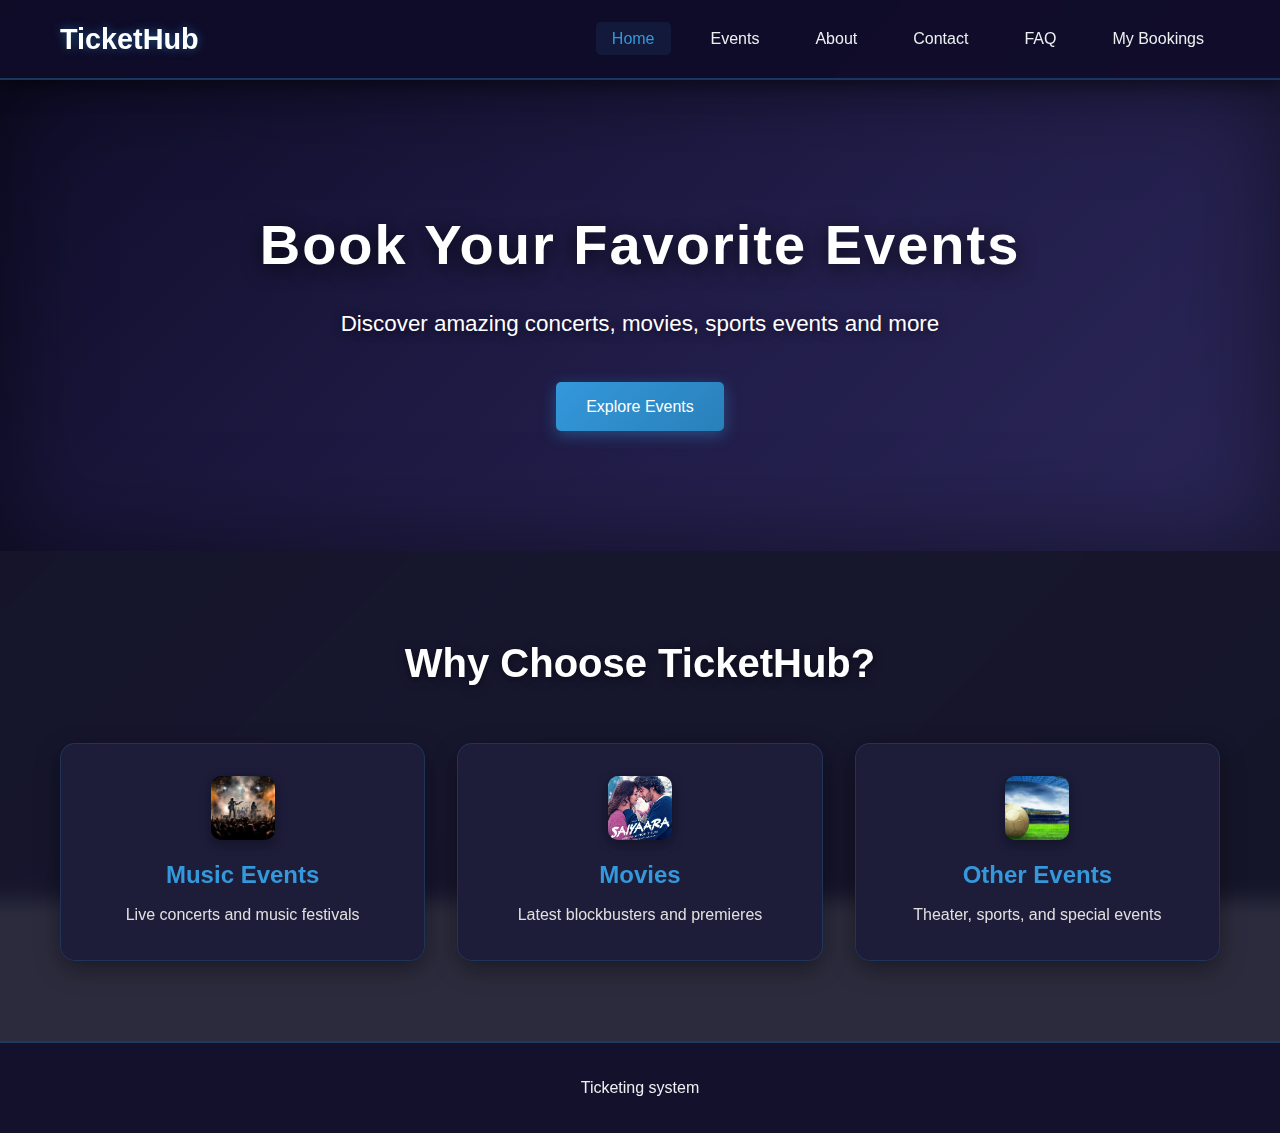
<file: index.html>
<!DOCTYPE html>
<html lang="en">
<head>
    <meta charset="UTF-8">
    <meta name="viewport" content="width=device-width, initial-scale=1.0">
    <title>TicketHub - Book Your Events</title>
    <link rel="stylesheet" href="styles.css">
</head>
<body>
    <nav class="navbar">
        <div class="container">
            <a href="index.html" style="text-decoration: none;"><div class="logo">TicketHub</div></a>
            <ul class="nav-links">
                <li><a href="index.html" class="active">Home</a></li>
                <li><a href="events.html">Events</a></li>
                <li><a href="about.html">About</a></li>
                <li><a href="contact.html">Contact</a></li>
                <li><a href="faq.html">FAQ</a></li>
                <li><a href="my-bookings.html">My Bookings</a></li>
            </ul>
        </div>
    </nav>

    <section class="hero">
        <div class="container">
            <h1>Book Your Favorite Events</h1>
            <p>Discover amazing concerts, movies, sports events and more</p>
            <a href="events.html" class="btn btn-primary">Explore Events</a>
        </div>
    </section>

    <section class="features">
        <div class="container">
            <h2>Why Choose TicketHub?</h2>
            <div class="features-grid">
                <div class="feature-card">
                    <div class="feature-icon"><img src="assets/rock-concert.jpg" alt="Music Events"></div>
                    <h3>Music Events</h3>
                    <p>Live concerts and music festivals</p>
                </div>
                <div class="feature-card">
                    <div class="feature-icon"><img src="assets/movie-saiyaara.jpg" alt="Movies"></div>
                    <h3>Movies</h3>
                    <p>Latest blockbusters and premieres</p>
                </div>
                <div class="feature-card">
                    <div class="feature-icon"><img src="assets/soccer-stadium.jpg" alt="Other Events"></div>
                    <h3>Other Events</h3>
                    <p>Theater, sports, and special events</p>
                </div>
            </div>
        </div>
    </section>

    <footer class="footer">
        <div class="container">
            <p>Ticketing system</p>
        </div>
    </footer>
</body>
</html>
</file>
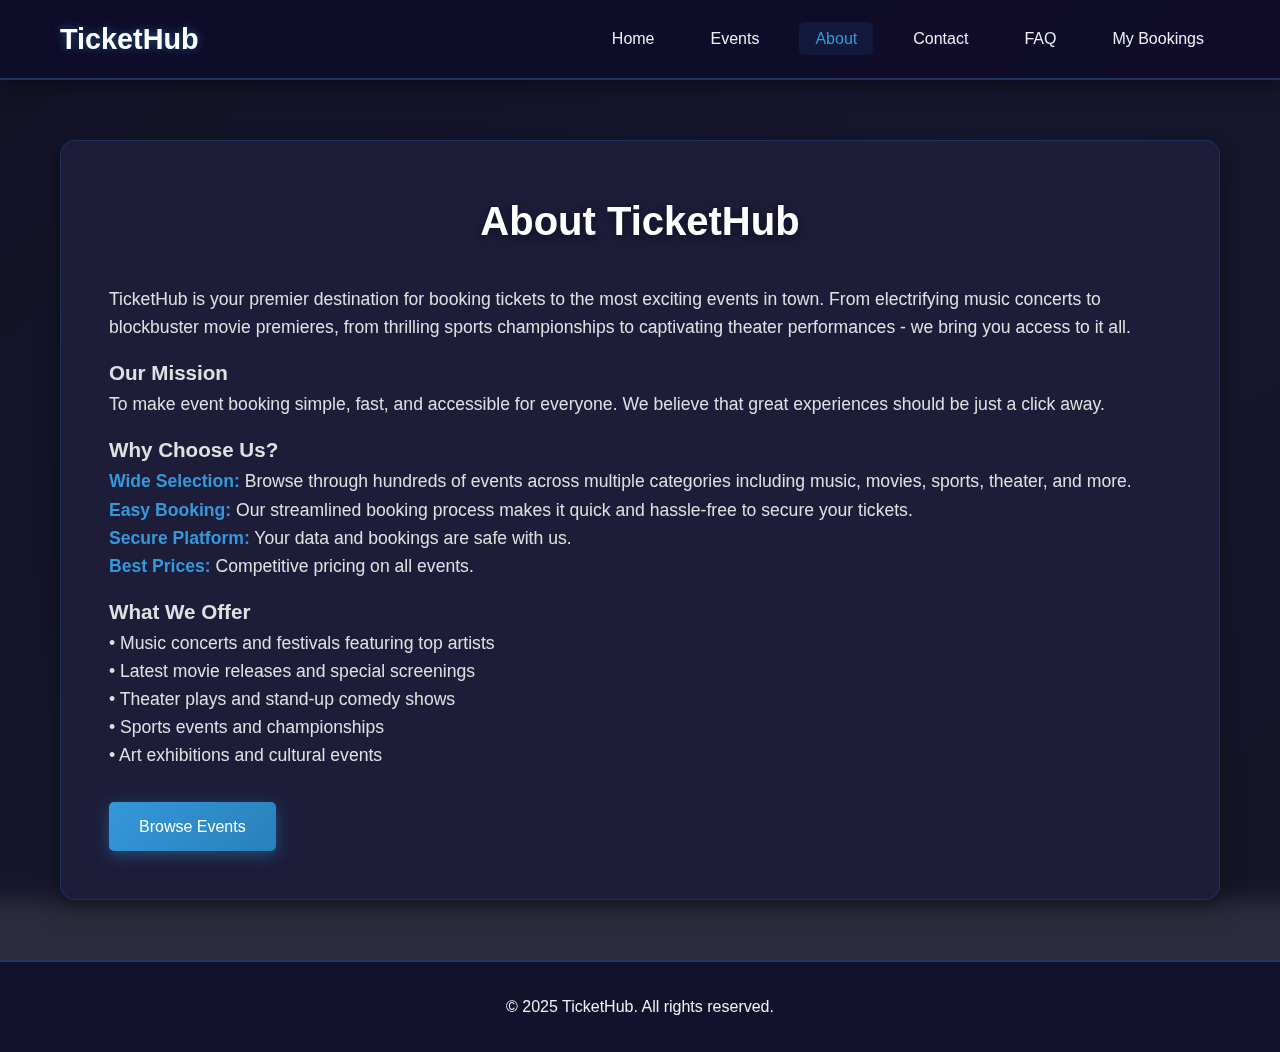
<file: about.html>
<!DOCTYPE html>
<html lang="en">
<head>
    <meta charset="UTF-8">
    <meta name="viewport" content="width=device-width, initial-scale=1.0">
    <title>About Us - TicketHub</title>
    <link rel="stylesheet" href="styles.css">
</head>
<body>
    <nav class="navbar">
        <div class="container">
            <a href="index.html" style="text-decoration: none;"><div class="logo">TicketHub</div></a>
            <ul class="nav-links">
                <li><a href="index.html">Home</a></li>
                <li><a href="events.html">Events</a></li>
                <li><a href="about.html" class="active">About</a></li>
                <li><a href="contact.html">Contact</a></li>
                <li><a href="faq.html">FAQ</a></li>
                <li><a href="my-bookings.html">My Bookings</a></li>
            </ul>
        </div>
    </nav>

    <section class="events-section">
        <div class="container">
            <div class="details-card">
                <h1>About TicketHub</h1>
                <div class="details-info">
                    <div class="info-item">
                        <p>TicketHub is your premier destination for booking tickets to the most exciting events in town. From electrifying music concerts to blockbuster movie premieres, from thrilling sports championships to captivating theater performances - we bring you access to it all.</p>
                    </div>
                    <div class="info-item">
                        <h3>Our Mission</h3>
                        <p>To make event booking simple, fast, and accessible for everyone. We believe that great experiences should be just a click away.</p>
                    </div>
                    <div class="info-item">
                        <h3>Why Choose Us?</h3>
                        <p><strong>Wide Selection:</strong> Browse through hundreds of events across multiple categories including music, movies, sports, theater, and more.</p>
                        <p><strong>Easy Booking:</strong> Our streamlined booking process makes it quick and hassle-free to secure your tickets.</p>
                        <p><strong>Secure Platform:</strong> Your data and bookings are safe with us.</p>
                        <p><strong>Best Prices:</strong> Competitive pricing on all events.</p>
                    </div>
                    <div class="info-item">
                        <h3>What We Offer</h3>
                        <p>• Music concerts and festivals featuring top artists</p>
                        <p>• Latest movie releases and special screenings</p>
                        <p>• Theater plays and stand-up comedy shows</p>
                        <p>• Sports events and championships</p>
                        <p>• Art exhibitions and cultural events</p>
                    </div>
                </div>
                <a href="events.html" class="btn btn-primary">Browse Events</a>
            </div>
        </div>
    </section>

    <footer class="footer">
        <div class="container">
            <p>&copy; 2025 TicketHub. All rights reserved.</p>
        </div>
    </footer>
</body>
</html>
</file>
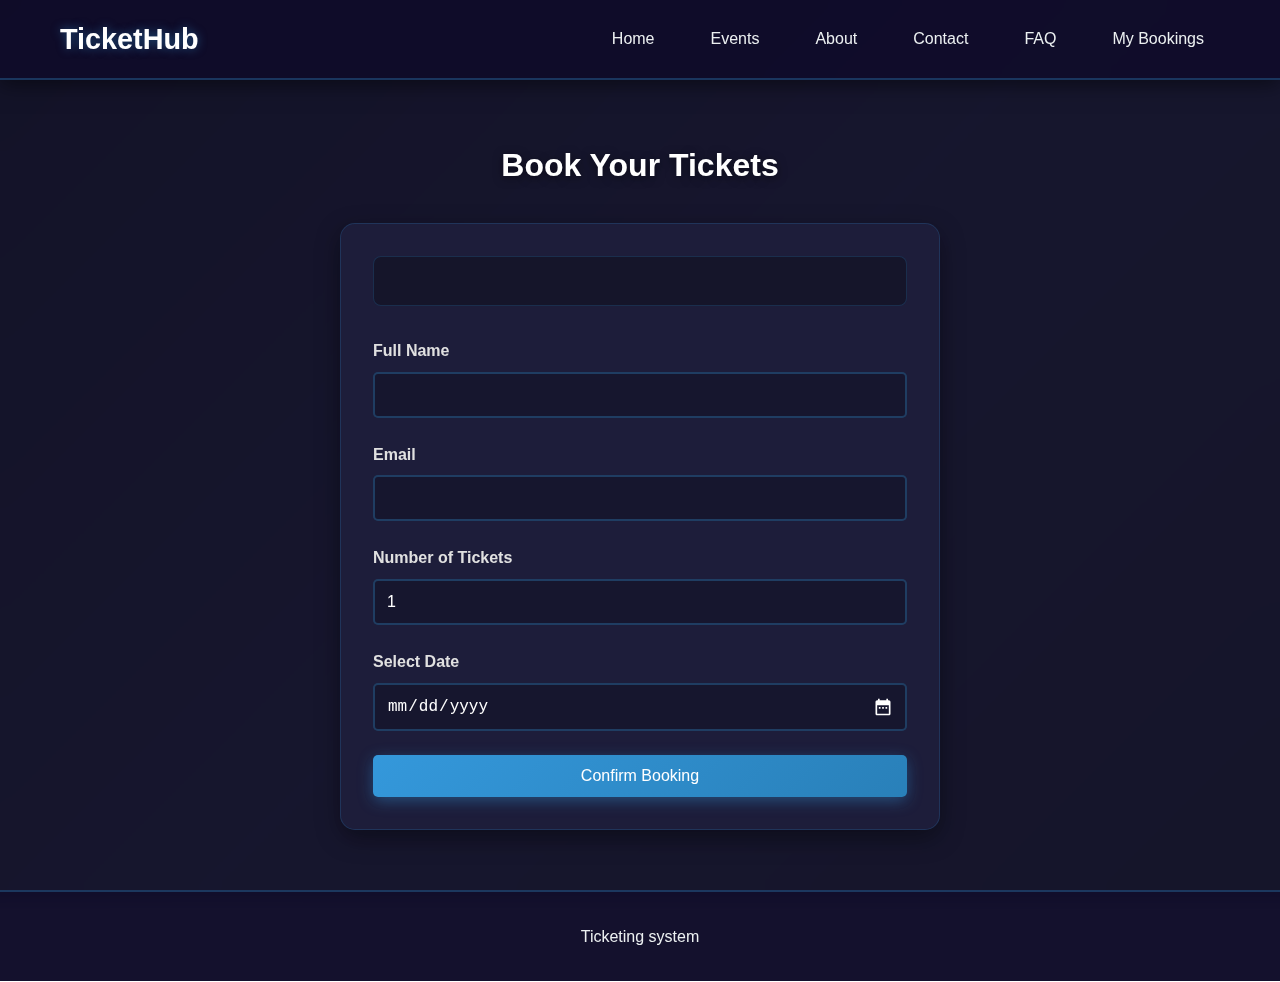
<file: booking.html>
<!DOCTYPE html>
<html lang="en">
<head>
    <meta charset="UTF-8">
    <meta name="viewport" content="width=device-width, initial-scale=1.0">
    <title>Book Tickets - TicketHub</title>
    <link rel="stylesheet" href="styles.css">
</head>
<body>
    <nav class="navbar">
        <div class="container">
            <a href="index.html" style="text-decoration: none;"><div class="logo">TicketHub</div></a>
            <ul class="nav-links">
                <li><a href="index.html">Home</a></li>
                <li><a href="events.html">Events</a></li>
                <li><a href="about.html">About</a></li>
                <li><a href="contact.html">Contact</a></li>
                <li><a href="faq.html">FAQ</a></li>
                <li><a href="my-bookings.html">My Bookings</a></li>
            </ul>
        </div>
    </nav>

    <section class="booking-section">
        <div class="container">
            <h1>Book Your Tickets</h1>
            
            <div class="booking-card">
                <div class="event-summary" id="eventSummary">
                </div>

                <form class="booking-form" id="bookingForm">
                    <div class="form-group">
                        <label for="name">Full Name</label>
                        <input type="text" id="name" required>
                    </div>

                    <div class="form-group">
                        <label for="email">Email</label>
                        <input type="email" id="email" required>
                    </div>

                    <div class="form-group">
                        <label for="tickets">Number of Tickets</label>
                        <input type="number" id="tickets" min="1" max="10" value="1" required>
                    </div>

                    <div class="form-group date-input-container">
                        <label for="date">Select Date</label>
                        <div class="input-with-icon">
                            <input type="date" id="date" required>
                            <span class="custom-calendar-icon"></span>
                        </div>
                    </div>

                    <button type="submit" class="btn btn-primary">Confirm Booking</button>
                </form>
            </div>
        </div>
    </section>

    <footer class="footer">
        <div class="container">
            <p>Ticketing system</p>
        </div>
    </footer>

    <script src="script.js"></script>
</body>
</html>
</file>
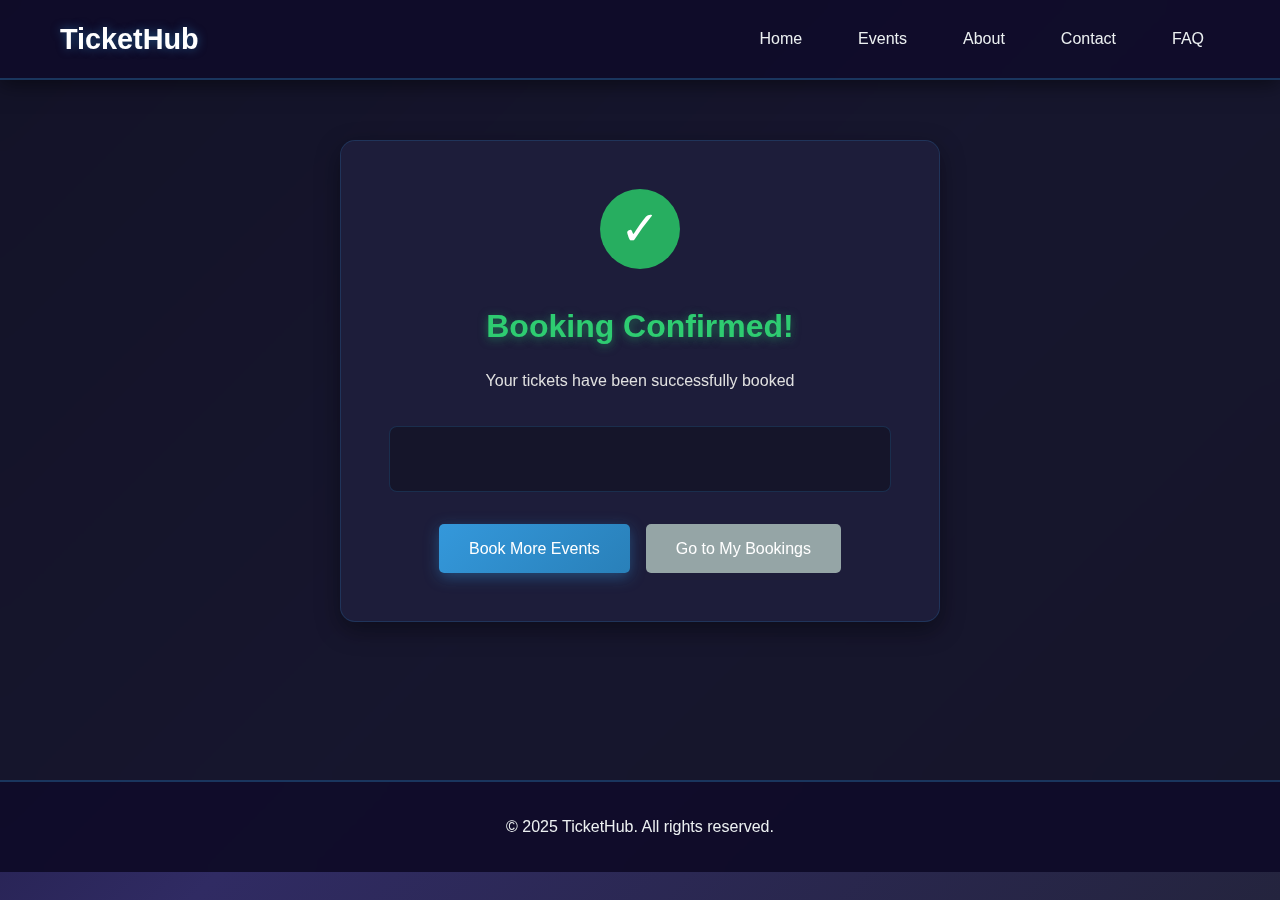
<file: confirmation.html>
<!DOCTYPE html>
<html lang="en">
<head>
    <meta charset="UTF-8">
    <meta name="viewport" content="width=device-width, initial-scale=1.0">
    <title>Booking Confirmed - TicketHub</title>
    <link rel="stylesheet" href="styles.css">
</head>
<body>
    <nav class="navbar">
        <div class="container">
            <a href="index.html" style="text-decoration: none;"><div class="logo">TicketHub</div></a>
            <ul class="nav-links">
                <li><a href="index.html">Home</a></li>
                <li><a href="events.html">Events</a></li>
                <li><a href="about.html">About</a></li>
                <li><a href="contact.html">Contact</a></li>
                <li><a href="faq.html">FAQ</a></li>
            </ul>
        </div>
    </nav>

    <section class="confirmation-section">
        <div class="container">
            <div class="confirmation-card">
                <div class="success-icon">✓</div>
                <h1>Booking Confirmed!</h1>
                <p>Your tickets have been successfully booked</p>
                
                <div class="booking-summary" id="bookingSummary"></div>

                <div class="action-buttons">
               
                    <a href="events.html" class="btn btn-primary">Book More Events</a>
                    
                   
                    <a href="my-bookings.html" class="btn btn-secondary">Go to My Bookings</a>
                </div>
            </div>
        </div>
    </section>

    <footer class="footer">
        <div class="container">
            <p>&copy; 2025 TicketHub. All rights reserved.</p>
        </div>
    </footer>

    <script src="script.js"></script>
</body>
</html>
</file>
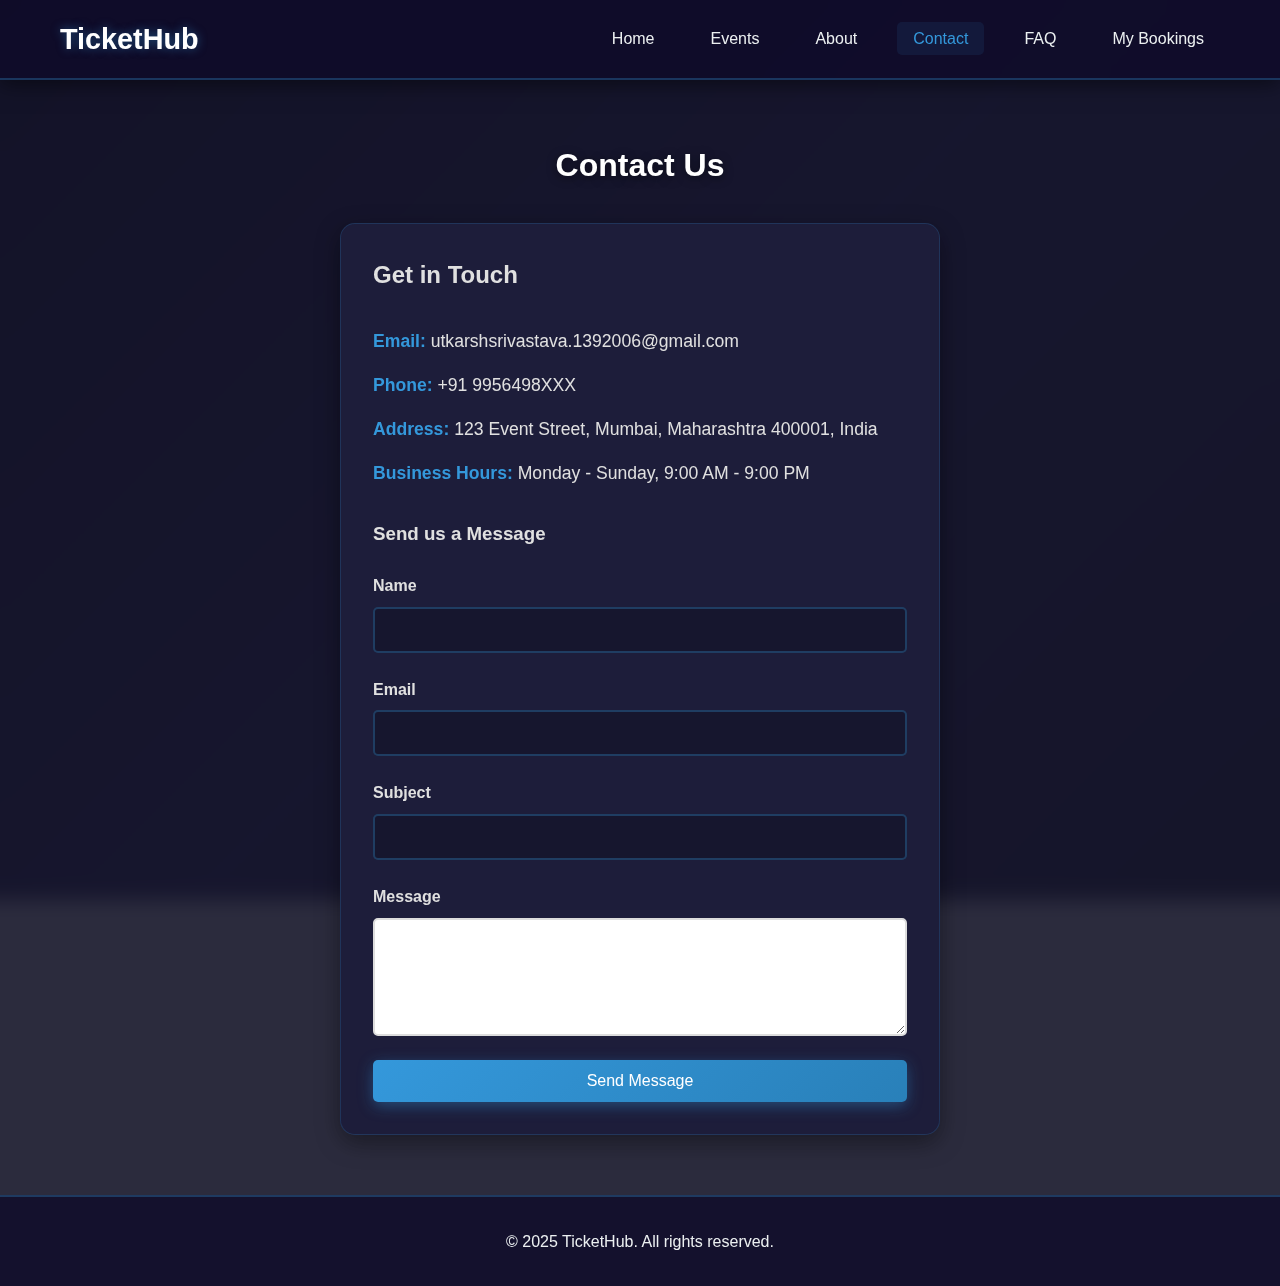
<file: contact.html>
<!DOCTYPE html>
<html lang="en">
<head>
    <meta charset="UTF-8">
    <meta name="viewport" content="width=device-width, initial-scale=1.0">
    <title>Contact Us - TicketHub</title>
    <link rel="stylesheet" href="styles.css">
</head>
<body>
    <nav class="navbar">
        <div class="container">
            <a href="index.html" style="text-decoration: none;"><div class="logo">TicketHub</div></a>
            <ul class="nav-links">
                <li><a href="index.html">Home</a></li>
                <li><a href="events.html">Events</a></li>
                <li><a href="about.html">About</a></li>
                <li><a href="contact.html" class="active">Contact</a></li>
                <li><a href="faq.html">FAQ</a></li>
                <li><a href="my-bookings.html">My Bookings</a></li>
            </ul>
        </div>
    </nav>

    <section class="booking-section">
        <div class="container">
            <h1>Contact Us</h1>
            
            <div class="booking-card">
                <h2>Get in Touch</h2>
                <div class="details-info">
                    <div class="info-item">
                        <strong>Email:</strong> utkarshsrivastava.1392006@gmail.com
                    </div>
                    <div class="info-item">
                        <strong>Phone:</strong> +91 9956498XXX
                    </div>
                    <div class="info-item">
                        <strong>Address:</strong> 123 Event Street, Mumbai, Maharashtra 400001, India
                    </div>
                    <div class="info-item">
                        <strong>Business Hours:</strong> Monday - Sunday, 9:00 AM - 9:00 PM
                    </div>
                </div>

                <form class="booking-form" onsubmit="event.preventDefault(); alert('Thank you for contacting us! We will get back to you soon.'); this.reset();">
                    <h3>Send us a Message</h3>
                    
                    <div class="form-group">
                        <label for="contactName">Name</label>
                        <input type="text" id="contactName" required>
                    </div>

                    <div class="form-group">
                        <label for="contactEmail">Email</label>
                        <input type="email" id="contactEmail" required>
                    </div>

                    <div class="form-group">
                        <label for="subject">Subject</label>
                        <input type="text" id="subject" required>
                    </div>

                    <div class="form-group">
                        <label for="message">Message</label>
                        <textarea id="message" rows="5" style="padding: 12px; border: 2px solid #ddd; border-radius: 5px; font-size: 1rem; font-family: inherit; resize: vertical;" required></textarea>
                    </div>

                    <button type="submit" class="btn btn-primary">Send Message</button>
                </form>
            </div>
        </div>
    </section>

    <footer class="footer">
        <div class="container">
            <p>&copy; 2025 TicketHub. All rights reserved.</p>
        </div>
    </footer>
</body>
</html>
</file>
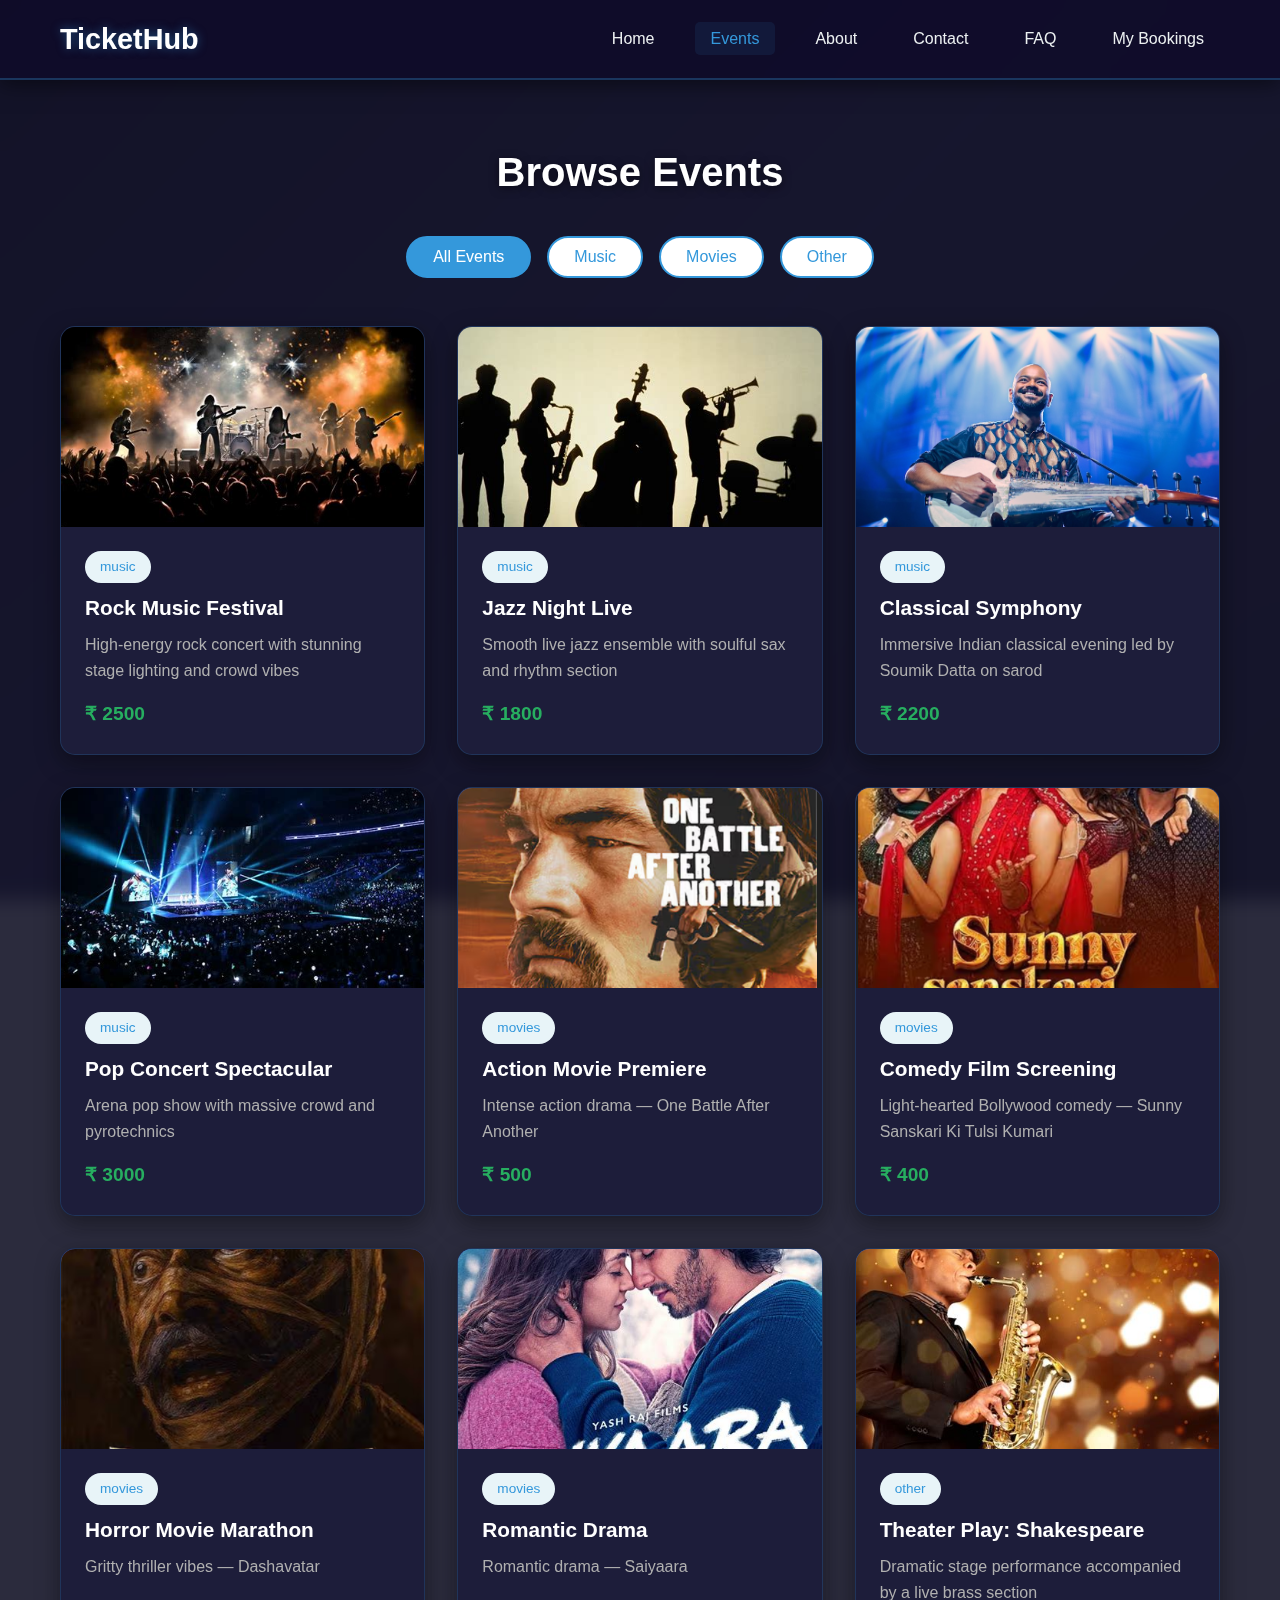
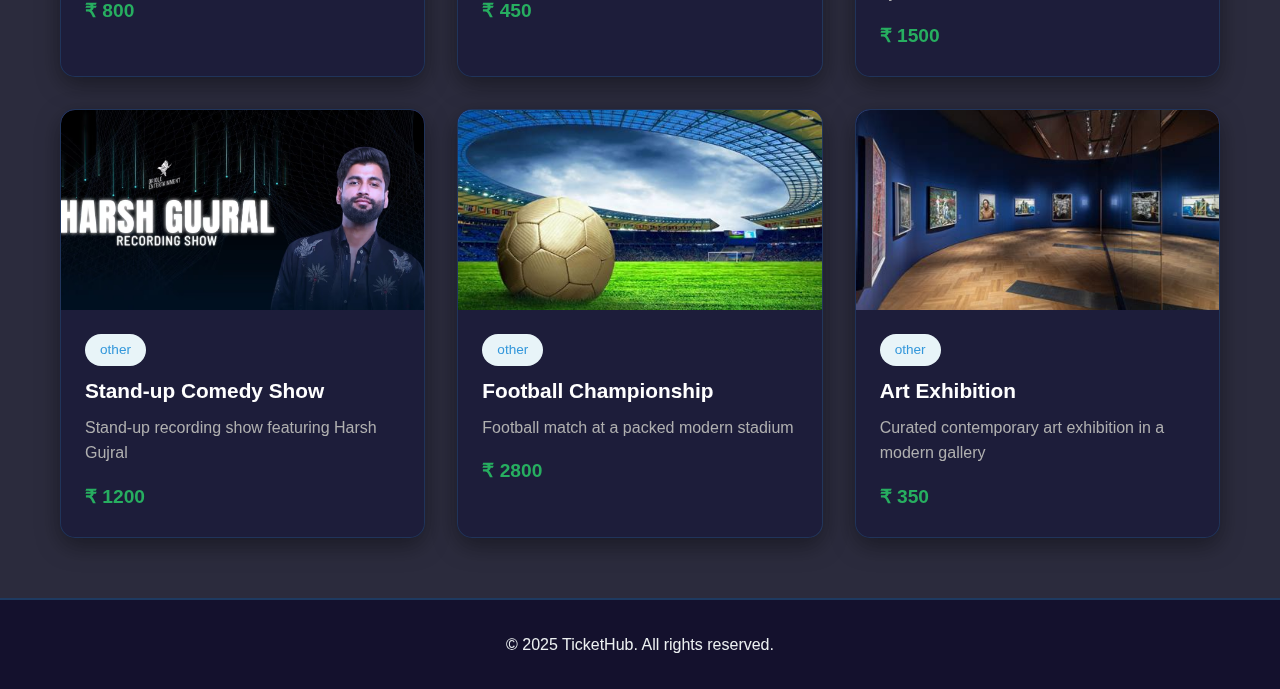
<file: events.html>
<!DOCTYPE html>
<html lang="en">
<head>
    <meta charset="UTF-8">
    <meta name="viewport" content="width=device-width, initial-scale=1.0">
    <title>Events - TicketHub</title>
    <link rel="stylesheet" href="styles.css">
</head>
<body>
    <nav class="navbar">
        <div class="container">
            <a href="index.html" style="text-decoration: none;"><div class="logo">TicketHub</div></a>
            <ul class="nav-links">
                <li><a href="index.html">Home</a></li>
                <li><a href="events.html" class="active">Events</a></li>
                <li><a href="about.html">About</a></li>
                <li><a href="contact.html">Contact</a></li>
                <li><a href="faq.html">FAQ</a></li>
                <li><a href="my-bookings.html">My Bookings</a></li>
            </ul>
        </div>
    </nav>

    <section class="events-section">
        <div class="container">
            <h1>Browse Events</h1>
            
            <div class="filter-bar">
                <button class="filter-btn active" data-category="all">All Events</button>
                <button class="filter-btn" data-category="music">Music</button>
                <button class="filter-btn" data-category="movies">Movies</button>
                <button class="filter-btn" data-category="other">Other</button>
            </div>

            <div class="events-grid" id="eventsGrid">
            </div>
        </div>
    </section>

    <footer class="footer">
        <div class="container">
            <p>&copy; 2025 TicketHub. All rights reserved.</p>
        </div>
    </footer>

    <script src="script.js"></script>
</body>
</html>
</file>
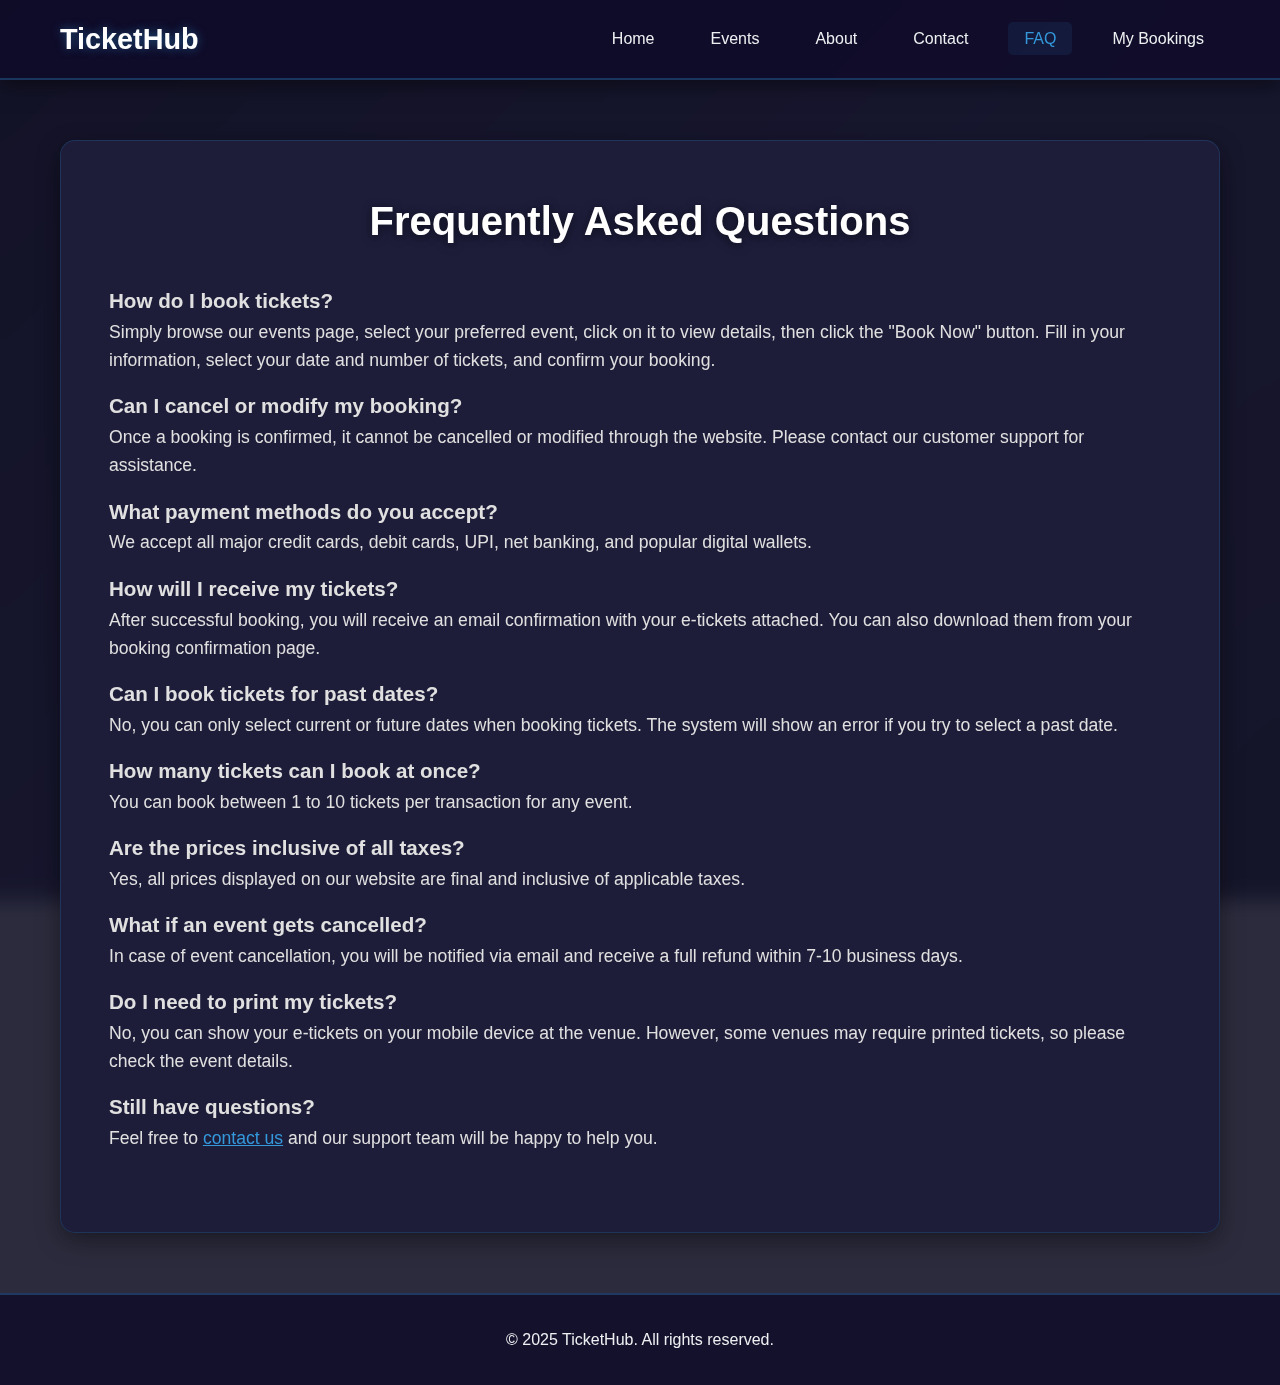
<file: faq.html>
<!DOCTYPE html>
<html lang="en">
<head>
    <meta charset="UTF-8">
    <meta name="viewport" content="width=device-width, initial-scale=1.0">
    <title>FAQ - TicketHub</title>
    <link rel="stylesheet" href="styles.css">
</head>
<body>
    <nav class="navbar">
        <div class="container">
            <a href="index.html" style="text-decoration: none;"><div class="logo">TicketHub</div></a>
            <ul class="nav-links">
                <li><a href="index.html">Home</a></li>
                <li><a href="events.html">Events</a></li>
                <li><a href="about.html">About</a></li>
                <li><a href="contact.html">Contact</a></li>
                <li><a href="faq.html" class="active">FAQ</a></li>
                <li><a href="my-bookings.html">My Bookings</a></li>
            </ul>
        </div>
    </nav>

    <section class="events-section">
        <div class="container">
            <div class="details-card">
                <h1>Frequently Asked Questions</h1>
                <div class="details-info">
                    <div class="info-item">
                        <h3>How do I book tickets?</h3>
                        <p>Simply browse our events page, select your preferred event, click on it to view details, then click the "Book Now" button. Fill in your information, select your date and number of tickets, and confirm your booking.</p>
                    </div>

                    <div class="info-item">
                        <h3>Can I cancel or modify my booking?</h3>
                        <p>Once a booking is confirmed, it cannot be cancelled or modified through the website. Please contact our customer support for assistance.</p>
                    </div>

                    <div class="info-item">
                        <h3>What payment methods do you accept?</h3>
                        <p>We accept all major credit cards, debit cards, UPI, net banking, and popular digital wallets.</p>
                    </div>

                    <div class="info-item">
                        <h3>How will I receive my tickets?</h3>
                        <p>After successful booking, you will receive an email confirmation with your e-tickets attached. You can also download them from your booking confirmation page.</p>
                    </div>

                    <div class="info-item">
                        <h3>Can I book tickets for past dates?</h3>
                        <p>No, you can only select current or future dates when booking tickets. The system will show an error if you try to select a past date.</p>
                    </div>

                    <div class="info-item">
                        <h3>How many tickets can I book at once?</h3>
                        <p>You can book between 1 to 10 tickets per transaction for any event.</p>
                    </div>

                    <div class="info-item">
                        <h3>Are the prices inclusive of all taxes?</h3>
                        <p>Yes, all prices displayed on our website are final and inclusive of applicable taxes.</p>
                    </div>

                    <div class="info-item">
                        <h3>What if an event gets cancelled?</h3>
                        <p>In case of event cancellation, you will be notified via email and receive a full refund within 7-10 business days.</p>
                    </div>

                    <div class="info-item">
                        <h3>Do I need to print my tickets?</h3>
                        <p>No, you can show your e-tickets on your mobile device at the venue. However, some venues may require printed tickets, so please check the event details.</p>
                    </div>

                    <div class="info-item">
                        <h3>Still have questions?</h3>
                        <p>Feel free to <a href="contact.html" style="color: #3498db; text-decoration: underline;">contact us</a> and our support team will be happy to help you.</p>
                    </div>
                </div>
            </div>
        </div>
    </section>

    <footer class="footer">
        <div class="container">
            <p>&copy; 2025 TicketHub. All rights reserved.</p>
        </div>
    </footer>
</body>
</html>
</file>
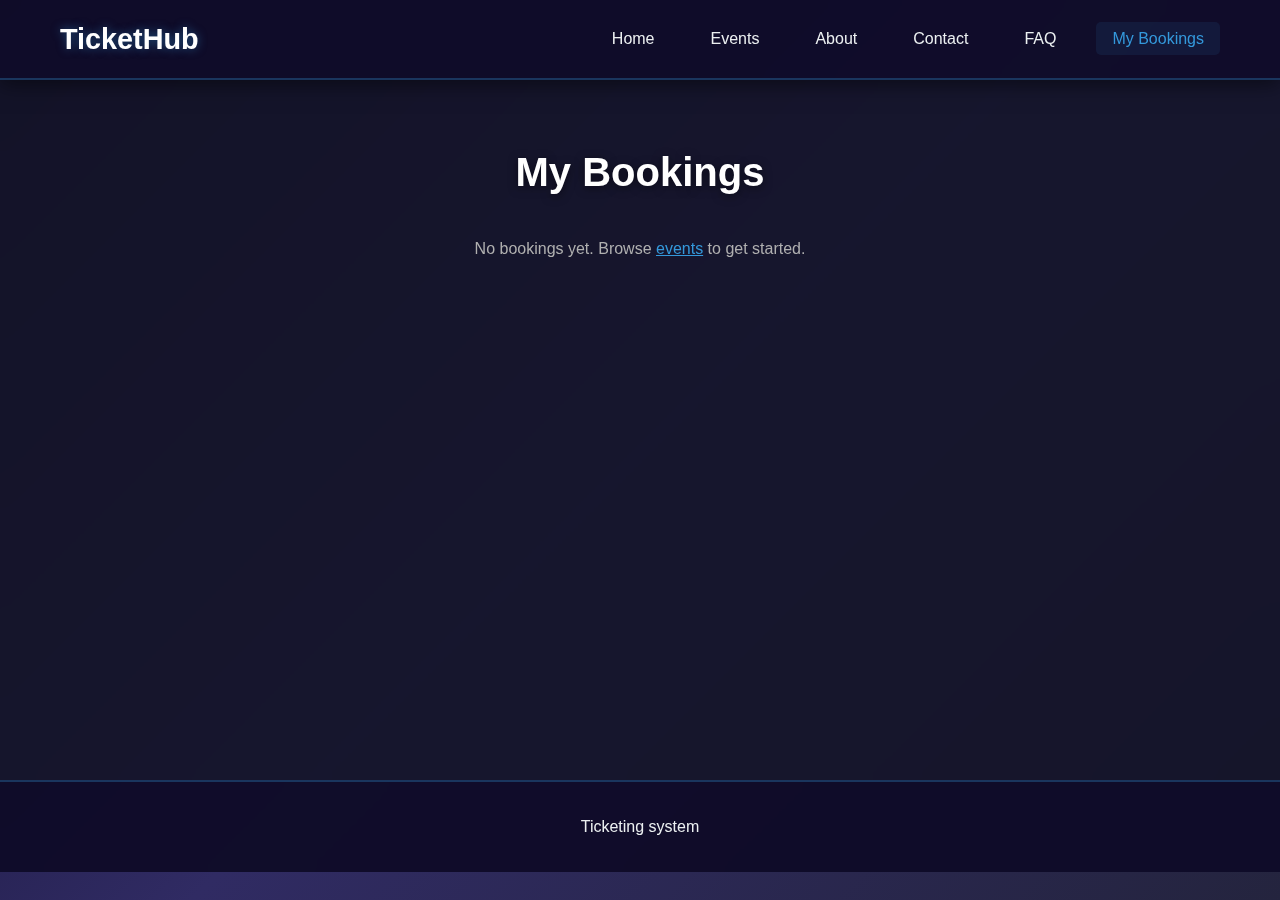
<file: my-bookings.html>
<!DOCTYPE html>
<html lang="en">
<head>
    <meta charset="UTF-8">
    <meta name="viewport" content="width=device-width, initial-scale=1.0">
    <title>My Bookings - TicketHub</title>
    <link rel="stylesheet" href="styles.css">
</head>
<body>
    <nav class="navbar">
        <div class="container">
            <a href="index.html" style="text-decoration: none;"><div class="logo">TicketHub</div></a>
            <ul class="nav-links">
                <li><a href="index.html">Home</a></li>
                <li><a href="events.html">Events</a></li>
                <li><a href="about.html">About</a></li>
                <li><a href="contact.html">Contact</a></li>
                <li><a href="faq.html">FAQ</a></li>
                <li><a href="my-bookings.html" class="active" aria-current="page">My Bookings</a></li>
            </ul>
        </div>
    </nav>

    <section class="events-section">
        <div class="container">
            <h1>My Bookings</h1>
            <div id="bookingsEmpty" style="display:none; text-align:center; color:#b0b0b0; margin:2rem 0;">No bookings yet. Browse <a href="events.html" style="color:#3498db; text-decoration: underline;">events</a> to get started.</div>
            <div class="events-grid" id="bookingsGrid"></div>
        </div>
    </section>

    <footer class="footer">
        <div class="container">
            <p>Ticketing system</p>
        </div>
    </footer>

    <script src="script.js" defer></script>
</body>
</html>
</file>
<file: styles.css>
* { margin: 0; padding: 0; box-sizing: border-box; }
body { font-family: 'Segoe UI', Tahoma, Geneva, Verdana, sans-serif; line-height: 1.6; color: #e0e0e0; background: linear-gradient(135deg, #0f0c29 0%, #302b63 50%, #24243e 100%) fixed; background-size: cover; min-height: 100vh; }
.container { max-width: 1200px; margin: 0 auto; padding: 0 20px; }
.navbar { background-color: rgba(15, 12, 41, 0.98); padding: 1rem 0; box-shadow: 0 4px 20px rgba(0,0,0,0.5); position: sticky; top: 0; z-index: 1000; backdrop-filter: blur(10px); border-bottom: 2px solid rgba(52, 152, 219, 0.3); }
.navbar .container { display: flex; justify-content: space-between; align-items: center; }
.logo { color: #fff; font-size: 1.8rem; font-weight: bold; cursor: pointer; transition: all 0.3s; text-shadow: 0 0 10px rgba(52, 152, 219, 0.5); }
.logo:hover { color: #3498db; transform: scale(1.05); }
.nav-links { display: flex; list-style: none; gap: 1.5rem; flex-wrap: wrap; }
.nav-links a { color: #ecf0f1; text-decoration: none; transition: all 0.3s; padding: 0.5rem 1rem; border-radius: 5px; }
.nav-links a:hover, .nav-links a.active { color: #3498db; background-color: rgba(52, 152, 219, 0.1); }
.hero { background: linear-gradient(135deg, rgba(15, 12, 41, 0.85) 0%, rgba(48, 43, 99, 0.85) 100%), url('https://images.unsplash.com/photo-1470229722913-7c0e2dbbafd3?w=1600&q=80'); background-size: cover; background-position: center; background-attachment: fixed; color: #fff; padding: 120px 0; text-align: center; box-shadow: inset 0 0 100px rgba(0,0,0,0.5); }
.hero h1 { font-size: 3.5rem; margin-bottom: 1rem; text-shadow: 0 4px 20px rgba(0,0,0,0.7); font-weight: 700; letter-spacing: 2px; }
.hero p { font-size: 1.4rem; margin-bottom: 2.5rem; text-shadow: 0 2px 10px rgba(0,0,0,0.5); }
.btn { display: inline-block; padding: 12px 30px; text-decoration: none; border-radius: 5px; transition: all 0.3s; cursor: pointer; border: none; font-size: 1rem; }
.btn-primary { background: linear-gradient(135deg, #3498db 0%, #2980b9 100%); color: #fff; box-shadow: 0 4px 15px rgba(52, 152, 219, 0.4); }
.btn-primary:hover { background: linear-gradient(135deg, #2980b9 0%, #1f6391 100%); transform: translateY(-2px); box-shadow: 0 6px 20px rgba(52, 152, 219, 0.6); }
.btn-secondary { background-color: #95a5a6; color: #fff; }
.btn-secondary:hover { background-color: #7f8c8d; }
.features { padding: 80px 0; background: rgba(20, 20, 40, 0.9); backdrop-filter: blur(10px); }
.features h2 { text-align: center; font-size: 2.5rem; margin-bottom: 3rem; color: #fff; text-shadow: 0 2px 10px rgba(0,0,0,0.5); }
.features-grid { display: grid; grid-template-columns: repeat(auto-fit, minmax(300px, 1fr)); gap: 2rem; }
.feature-card { background: rgba(30, 30, 60, 0.9); backdrop-filter: blur(10px); padding: 2rem; border-radius: 15px; text-align: center; box-shadow: 0 8px 25px rgba(0,0,0,0.4); transition: all 0.3s; border: 1px solid rgba(52, 152, 219, 0.2); }
.feature-card:hover { transform: translateY(-10px); box-shadow: 0 12px 35px rgba(52, 152, 219, 0.4); border-color: rgba(52, 152, 219, 0.5); }
.feature-icon { font-size: 3rem; margin-bottom: 1rem; display: flex; align-items: center; justify-content: center; }
.feature-icon img { width: 64px; height: 64px; object-fit: cover; border-radius: 10px; box-shadow: 0 4px 12px rgba(0,0,0,0.35); }
.feature-card h3 { font-size: 1.5rem; margin-bottom: 0.5rem; color: #3498db; }
.events-section, .event-details, .booking-section, .confirmation-section { padding: 60px 0; min-height: calc(100vh - 200px); background: rgba(20, 20, 40, 0.9); backdrop-filter: blur(10px); }
.events-section h1 { text-align: center; margin-bottom: 2rem; font-size: 2.5rem; color: #fff; text-shadow: 0 2px 10px rgba(0,0,0,0.5); }
.filter-bar { display: flex; justify-content: center; gap: 1rem; margin-bottom: 3rem; flex-wrap: wrap; }
.filter-btn { padding: 10px 25px; border: 2px solid #3498db; background: #fff; color: #3498db; border-radius: 25px; cursor: pointer; transition: all 0.3s; font-size: 1rem; }
.filter-btn:hover, .filter-btn.active { background-color: #3498db; color: #fff; }
.events-grid { display: grid; grid-template-columns: repeat(auto-fill, minmax(300px, 1fr)); gap: 2rem; }
.event-card { background: rgba(30, 30, 60, 0.9); backdrop-filter: blur(10px); border-radius: 15px; overflow: hidden; box-shadow: 0 8px 25px rgba(0,0,0,0.4); transition: all 0.3s; cursor: pointer; border: 1px solid rgba(52, 152, 219, 0.2); }
.event-card:hover { transform: translateY(-10px); box-shadow: 0 12px 35px rgba(52, 152, 219, 0.4); border-color: rgba(52, 152, 219, 0.5); }
.event-image { width: 100%; height: 200px; background: linear-gradient(135deg, #667eea 0%, #764ba2 100%); position: relative; overflow: hidden; }
.event-image img { width: 100%; height: 100%; object-fit: cover; display: block; }
/* In details page, do not crop the image */
.event-details .event-image { background: transparent; }
.event-details .event-image img { object-fit: contain; }
.event-content { padding: 1.5rem; }
.event-category { display: inline-block; padding: 5px 15px; background-color: #e8f4f8; color: #3498db; border-radius: 20px; font-size: 0.85rem; margin-bottom: 0.5rem; }
.event-content h3 { font-size: 1.3rem; margin-bottom: 0.5rem; color: #fff; }
.event-content p { color: #b0b0b0; margin-bottom: 1rem; }
.event-price { font-size: 1.2rem; color: #27ae60; font-weight: bold; }
.details-card { background: rgba(30, 30, 60, 0.9); backdrop-filter: blur(10px); border-radius: 15px; padding: 3rem; box-shadow: 0 8px 25px rgba(0,0,0,0.4); border: 1px solid rgba(52, 152, 219, 0.2); }
.details-card h1 { font-size: 2.5rem; margin-bottom: 1rem; color: #fff; }
.details-info { margin: 2rem 0; }
.info-item { margin-bottom: 1rem; font-size: 1.1rem; }
.info-item strong { color: #3498db; }
.booking-section h1 { text-align: center; margin-bottom: 2rem; color: #fff; text-shadow: 0 2px 10px rgba(0,0,0,0.5); }
.booking-card, .confirmation-card { background: rgba(30, 30, 60, 0.9); backdrop-filter: blur(10px); border-radius: 15px; padding: 2rem; box-shadow: 0 8px 25px rgba(0,0,0,0.4); max-width: 600px; margin: 0 auto; border: 1px solid rgba(52, 152, 219, 0.2); }
.confirmation-card { padding: 3rem; text-align: center; }
.event-summary { padding: 1.5rem; background-color: rgba(20, 20, 40, 0.8); border-radius: 8px; margin-bottom: 2rem; border: 1px solid rgba(52, 152, 219, 0.2); }
.event-summary h2 { margin-bottom: 1rem; color: #fff; }
.booking-form { display: flex; flex-direction: column; gap: 1.5rem; }
.form-group { display: flex; flex-direction: column; }
.form-group label { margin-bottom: 0.5rem; font-weight: 600; color: #e0e0e0; }
.form-group input { padding: 12px; border: 2px solid rgba(52, 152, 219, 0.3); border-radius: 5px; font-size: 1rem; transition: all 0.3s; background-color: rgba(20, 20, 40, 0.6); color: #fff; }
.form-group input:focus { outline: none; border-color: #3498db; box-shadow: 0 0 10px rgba(52, 152, 219, 0.5); }
.error-message { color: #e74c3c; font-size: 0.9rem; margin-top: 0.5rem; display: block; }
.success-icon { width: 80px; height: 80px; background-color: #27ae60; color: #fff; border-radius: 50%; display: flex; align-items: center; justify-content: center; font-size: 3rem; margin: 0 auto 2rem; }
.confirmation-card h1 { color: #2ecc71; margin-bottom: 1rem; text-shadow: 0 2px 10px rgba(46, 204, 113, 0.5); }
.booking-summary { background-color: rgba(20, 20, 40, 0.8); padding: 2rem; border-radius: 8px; margin: 2rem 0; text-align: left; border: 1px solid rgba(52, 152, 219, 0.2); }
.booking-summary h3 { margin-bottom: 1rem; color: #fff; }
.summary-item { padding: 0.5rem 0; border-bottom: 1px solid rgba(52, 152, 219, 0.2); color: #e0e0e0; }
.summary-item:last-child { border-bottom: none; }
.action-buttons { display: flex; gap: 1rem; justify-content: center; margin-top: 2rem; flex-wrap: wrap; }
.footer { background-color: rgba(15, 12, 41, 0.98); backdrop-filter: blur(10px); color: #ecf0f1; padding: 2rem 0; text-align: center; margin-top: auto; border-top: 2px solid rgba(52, 152, 219, 0.3); }
@media (max-width: 768px) {
    .hero h1 { font-size: 2rem; }
    .hero p { font-size: 1rem; }
    .features-grid, .events-grid { grid-template-columns: 1fr; }
    .filter-bar, .action-buttons { flex-direction: column; align-items: center; }
}
/* Style the date input container */
.date-input-container {
    position: relative;
    width: 100%;
}

/* Style the date input */
#date {
    width: 100%;
    padding: 12px 40px 12px 12px;
    background-color: rgba(20, 20, 40, 0.6);
    border: 2px solid rgba(52, 152, 219, 0.3);
    border-radius: 5px;
    color: #fff;
    font-size: 1rem;
    transition: all 0.3s;
}

/* Add calendar icon */
#date {
    background-image: url("data:image/svg+xml,%3Csvg xmlns='http://www.w3.org/2000/svg' viewBox='0 0 24 24'%3E%3Cpath fill='white' d='M19 4h-1V2h-2v2H8V2H6v2H5c-1.1 0-2 .9-2 2v14c0 1.1.9 2 2 2h14c1.1 0 2-.9 2-2V6c0-1.1-.9-2-2-2zm0 16H5V10h14v10zM7 12h2v2H7zm4 0h2v2h-2zm4 0h2v2h-2z'/%3E%3C/svg%3E");
    background-repeat: no-repeat;
    background-position: right 12px center;
    background-size: 20px;
}

/* Hide the default calendar icon */
#date::-webkit-calendar-picker-indicator {
    position: absolute;
    right: 0;
    width: 40px;
    height: 100%;
    margin: 0;
    padding: 0;
    opacity: 0;
    cursor: pointer;
}

/* Focus state */
#date:focus {
    outline: none;
    border-color: #3498db;
    box-shadow: 0 0 10px rgba(52, 152, 219, 0.5);
}
</file>
